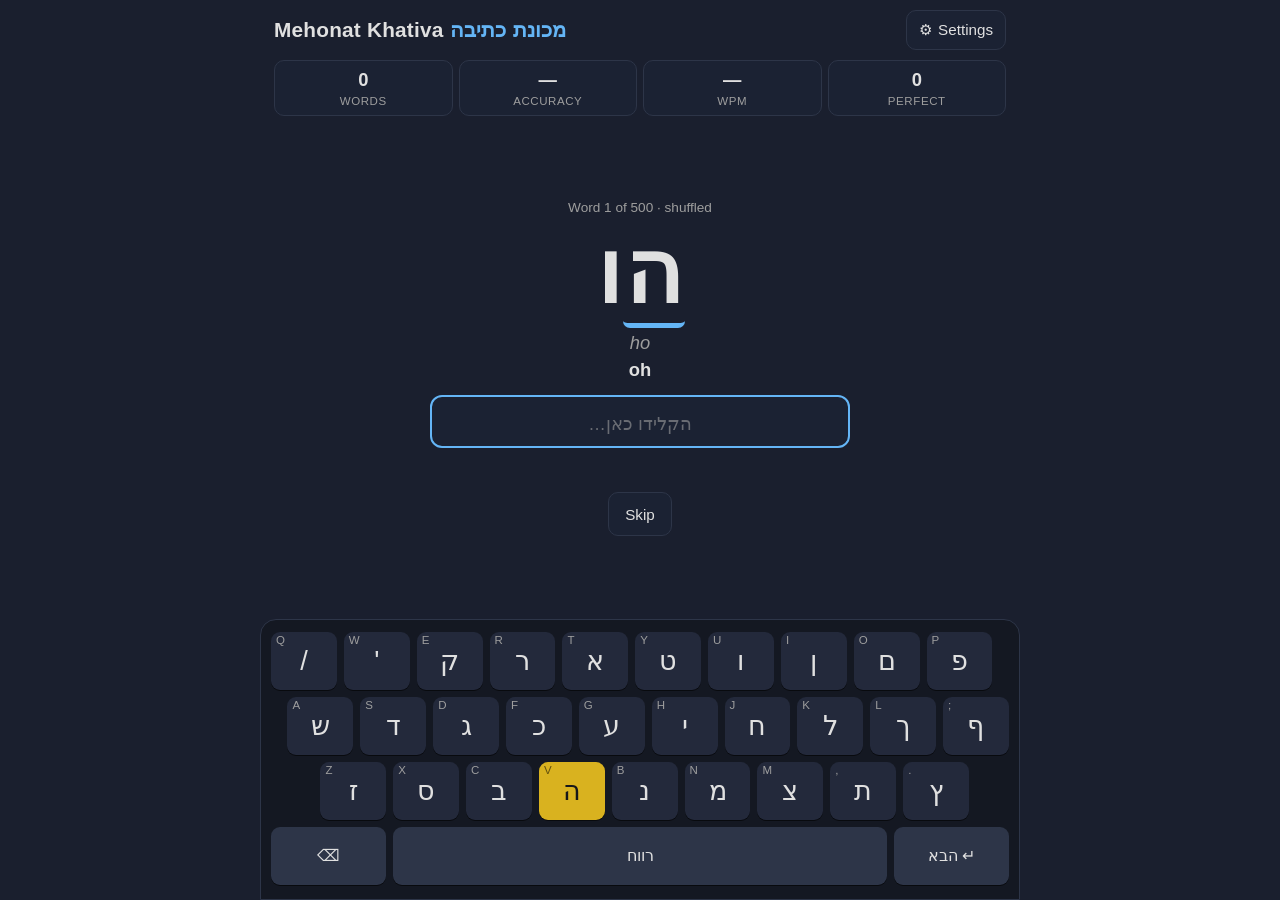
<file: index.html>
<!doctype html>
<html lang="en">
<head>
  <meta charset="utf-8">
  <meta name="viewport" content="width=device-width, initial-scale=1, viewport-fit=cover">
  <title>Mehonat Khativa (מכונת כתיבה) — learn to type common Hebrew words</title>
  <meta name="description" content="Free, no-login typing trainer for common Hebrew words with an on-screen Israeli-layout keyboard. Works on phones and desktops.">
  <meta name="color-scheme" content="dark">
  <meta name="theme-color" content="#1a1f2e">
  <link rel="icon" href="data:image/svg+xml,%3Csvg xmlns='http://www.w3.org/2000/svg' viewBox='0 0 64 64'%3E%3Crect width='64' height='64' rx='14' fill='%2364b5f6'/%3E%3Ctext x='32' y='46' font-size='40' text-anchor='middle' fill='%231a1f2e' font-family='Arial'%3E%D7%90%3C/text%3E%3C/svg%3E">
  <link rel="stylesheet" href="css/style.css">
  <script src="js/app.js" defer></script>
</head>
<body>
  <div class="app">
    <header class="topbar">
      <h1 class="brand">Mehonat Khativa <span class="brand-he" lang="he" dir="rtl">מכונת כתיבה</span></h1>
      <details class="settings" id="settings">
        <summary aria-label="Settings">⚙︎ <span class="summary-text">Settings</span></summary>
        <div class="settings-panel">
          <label class="row check">
            <input type="checkbox" id="optKeyboard">
            <span>Show on-screen Hebrew keyboard<small>Turn off to use your device's own Hebrew keyboard</small></span>
          </label>
          <label class="row check">
            <input type="checkbox" id="optHints">
            <span>Highlight the next key</span>
          </label>
          <label class="row check">
            <input type="checkbox" id="optLabels">
            <span>Show English (QWERTY) key labels</span>
          </label>
          <label class="row check">
            <input type="checkbox" id="optMap">
            <span>Treat English-layout keystrokes as Hebrew<small>Physical keyboard without Hebrew enabled? Press the key where the letter lives (e.g. T&nbsp;→&nbsp;א).</small></span>
          </label>
          <div class="row buttons">
            <button type="button" id="resetProgress" class="btn">Restart word list</button>
            <button type="button" id="resetStats" class="btn danger">Reset stats</button>
          </div>
          <p class="fineprint">No accounts, no cookies, no tracking. Progress is saved only in this browser (localStorage).</p>
          <p class="fineprint">Vocabulary from <a href="https://openhebrew.net/en/learn/frequency" target="_blank" rel="noopener">openhebrew.net</a> &mdash; visit for more Hebrew practice.</p>
        </div>
      </details>
    </header>

    <section class="stats" aria-label="Session stats">
      <div class="stat"><span class="stat-val" id="statWords">0</span><span class="stat-label">words</span></div>
      <div class="stat"><span class="stat-val" id="statAcc">—</span><span class="stat-label">accuracy</span></div>
      <div class="stat"><span class="stat-val" id="statWpm">—</span><span class="stat-label">WPM</span></div>
      <div class="stat"><span class="stat-val" id="statPerfect">0</span><span class="stat-label">perfect</span></div>
    </section>

    <main class="practice">
      <p class="progress" id="progress" aria-live="off">Loading…</p>
      <div class="target" id="target" dir="rtl" lang="he"></div>
      <p class="translit" id="translit"></p>
      <p class="meaning" id="meaning"></p>

      <label class="visually-hidden" for="typeInput">Type the Hebrew word</label>
      <input id="typeInput" class="type-input" type="text" dir="rtl" lang="he"
             autocomplete="off" autocorrect="off" autocapitalize="off" spellcheck="false"
             enterkeyhint="next" placeholder="הקלידו כאן…">

      <div class="result" id="result" role="status" aria-live="polite"></div>

      <div class="actions">
        <button type="button" class="btn" id="skipBtn">Skip</button>
        <button type="button" class="btn" id="retryBtn" hidden>Try again</button>
        <button type="button" class="btn primary" id="nextBtn" hidden>Next →</button>
      </div>
    </main>

    <section class="keyboard" id="keyboard" dir="ltr" aria-label="On-screen Hebrew keyboard (standard Israeli layout)"></section>
  </div>
  <noscript><p class="noscript">This typing trainer needs JavaScript enabled.</p></noscript>
</body>
</html>
</file>
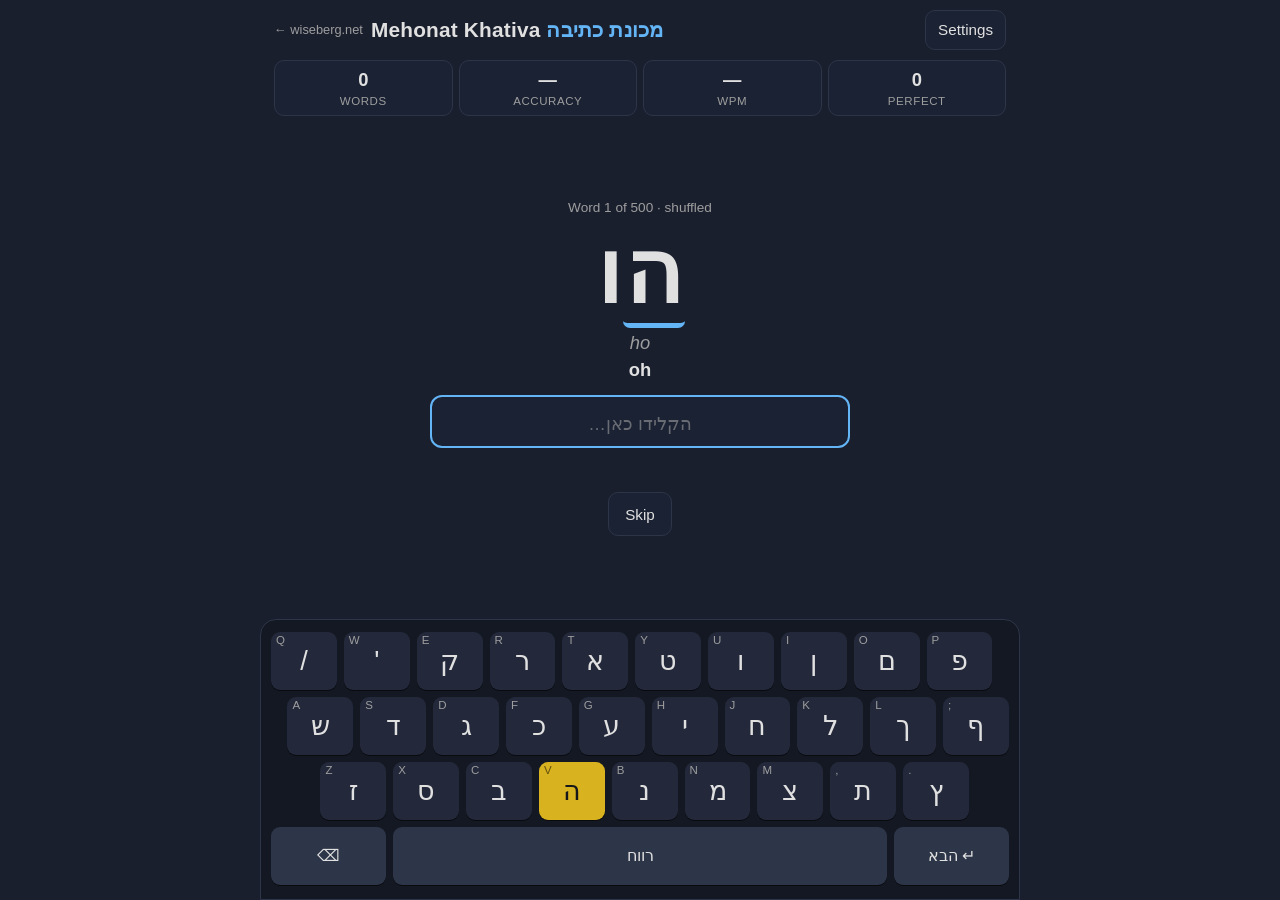
<file: site/index.html>
<!doctype html>
<html lang="en">
<head>
  <meta charset="utf-8">
  <meta name="viewport" content="width=device-width, initial-scale=1, viewport-fit=cover">
  <title>Mehonat Khativa (מכונת כתיבה) — learn to type common Hebrew words</title>
  <meta name="description" content="Free, no-login typing trainer for common Hebrew words with an on-screen Israeli-layout keyboard. Works on phones and desktops.">
  <meta name="color-scheme" content="dark">
  <meta name="theme-color" content="#1a1f2e">
  <link rel="icon" href="data:image/svg+xml,%3Csvg xmlns='http://www.w3.org/2000/svg' viewBox='0 0 64 64'%3E%3Crect width='64' height='64' rx='14' fill='%2364b5f6'/%3E%3Ctext x='32' y='46' font-size='40' text-anchor='middle' fill='%231a1f2e' font-family='Arial'%3E%D7%90%3C/text%3E%3C/svg%3E">
  <link rel="stylesheet" href="css/style.css">
  <script src="js/app.js" defer></script>
</head>
<body>
  <div class="app">
    <header class="topbar">
      <a class="back-link" href="https://wiseberg.net/">&larr; wiseberg.net</a>
      <h1 class="brand">Mehonat Khativa <span class="brand-he" lang="he" dir="rtl">מכונת כתיבה</span></h1>
      <details class="settings" id="settings">
        <summary aria-label="Settings"><span class="summary-text">Settings</span></summary>
        <div class="settings-panel">
          <label class="row check">
            <input type="checkbox" id="optKeyboard">
            <span>Show on-screen Hebrew keyboard<small>Turn off to use your device's own Hebrew keyboard</small></span>
          </label>
          <label class="row check">
            <input type="checkbox" id="optHints">
            <span>Highlight the next key</span>
          </label>
          <label class="row check">
            <input type="checkbox" id="optLabels">
            <span>Show English (QWERTY) key labels</span>
          </label>
          <label class="row check">
            <input type="checkbox" id="optMap">
            <span>Treat English-layout keystrokes as Hebrew<small>Physical keyboard without Hebrew enabled? Press the key where the letter lives (e.g. T&nbsp;→&nbsp;א).</small></span>
          </label>
          <div class="row buttons">
            <button type="button" id="resetProgress" class="btn">Restart word list</button>
            <button type="button" id="resetStats" class="btn danger">Reset stats</button>
          </div>
          <p class="fineprint">No accounts, no cookies, no tracking. Progress is saved only in this browser (localStorage).</p>
          <p class="fineprint">Vocabulary from <a href="https://openhebrew.net/en/learn/frequency" target="_blank" rel="noopener">openhebrew.net</a> &mdash; visit for more Hebrew practice.</p>
        </div>
      </details>
    </header>

    <section class="stats" aria-label="Session stats">
      <div class="stat"><span class="stat-val" id="statWords">0</span><span class="stat-label">words</span></div>
      <div class="stat"><span class="stat-val" id="statAcc">—</span><span class="stat-label">accuracy</span></div>
      <div class="stat"><span class="stat-val" id="statWpm">—</span><span class="stat-label">WPM</span></div>
      <div class="stat"><span class="stat-val" id="statPerfect">0</span><span class="stat-label">perfect</span></div>
    </section>

    <main class="practice">
      <p class="progress" id="progress" aria-live="off">Loading…</p>
      <div class="target" id="target" dir="rtl" lang="he"></div>
      <p class="translit" id="translit"></p>
      <p class="meaning" id="meaning"></p>

      <label class="visually-hidden" for="typeInput">Type the Hebrew word</label>
      <input id="typeInput" class="type-input" type="text" dir="rtl" lang="he"
             autocomplete="off" autocorrect="off" autocapitalize="off" spellcheck="false"
             enterkeyhint="next" placeholder="הקלידו כאן…">

      <div class="result" id="result" role="status" aria-live="polite"></div>

      <div class="actions">
        <button type="button" class="btn" id="skipBtn">Skip</button>
        <button type="button" class="btn" id="retryBtn" hidden>Try again</button>
        <button type="button" class="btn primary" id="nextBtn" hidden>Next →</button>
      </div>
    </main>

    <section class="keyboard" id="keyboard" dir="ltr" aria-label="On-screen Hebrew keyboard (standard Israeli layout)"></section>
  </div>
  <noscript><p class="noscript">This typing trainer needs JavaScript enabled.</p></noscript>
</body>
</html>
</file>
<file: css/style.css>
/* Mehonat Khativa — mobile-first, no external assets.
   Colors/fonts matched to wiseberg.net for a consistent look. */

:root {
  --bg: #1a1f2e;
  --fg: #e0e0e0;
  --muted: #9e9e9e;
  --card: #1b2233;
  --border: #2d3548;
  --accent: #64b5f6;
  --accent-fg: #0d1022;
  --ok: #4fd27a;
  --ok-bg: #173622;
  --bad: #ff6b74;
  --bad-bg: #3d1a1e;
  --hint: #d9b21f;
  --hint-fg: #16171a;
  --key: #23293b;
  --key-fg: #e0e0e0;
  --key-mod: #2d3548;
  --key-shadow: 0 1px 0 rgba(0, 0, 0, 0.6);
  --kb-bg: #141822;

  --font-ui: -apple-system, BlinkMacSystemFont, "Segoe UI", Roboto, "Helvetica Neue", Arial, sans-serif;
  --font-he: -apple-system, BlinkMacSystemFont, "Segoe UI", Roboto, "Helvetica Neue", Arial, sans-serif;

  --gap: 5px;
}

*,
*::before,
*::after { box-sizing: border-box; }

html { -webkit-text-size-adjust: 100%; text-size-adjust: 100%; }

html, body { margin: 0; }

body {
  background: var(--bg);
  color: var(--fg);
  font-family: var(--font-ui);
  font-size: 16px;
  line-height: 1.4;
  overflow-x: hidden;
}

[hidden] { display: none !important; }

[lang="he"] { font-family: var(--font-he); }

.visually-hidden {
  position: absolute !important;
  width: 1px; height: 1px;
  overflow: hidden; clip: rect(0 0 0 0);
  white-space: nowrap;
}

.app {
  max-width: 760px;
  margin: 0 auto;
  min-height: 100vh;
  min-height: 100dvh;
  display: flex;
  flex-direction: column;
  padding-left: env(safe-area-inset-left);
  padding-right: env(safe-area-inset-right);
}

/* ---------- Top bar & settings ---------- */

.topbar {
  position: relative;
  display: flex;
  align-items: center;
  justify-content: space-between;
  gap: 8px;
  padding: calc(10px + env(safe-area-inset-top)) 14px 6px;
}

.brand { font-size: 1.1rem; margin: 0; font-weight: 700; letter-spacing: 0.01em; }
.brand-he { color: var(--accent); margin-inline-start: 4px; }

.settings > summary {
  list-style: none;
  cursor: pointer;
  user-select: none;
  padding: 8px 12px;
  border-radius: 10px;
  border: 1px solid var(--border);
  background: var(--card);
  font-size: 0.95rem;
  min-height: 40px;
  display: flex;
  align-items: center;
  gap: 6px;
}
.settings > summary::-webkit-details-marker { display: none; }
.settings[open] > summary { border-color: var(--accent); }

.settings-panel {
  position: absolute;
  z-index: 10;
  top: calc(100% + 2px);
  left: 10px;
  right: 10px;
  background: var(--card);
  border: 1px solid var(--border);
  border-radius: 14px;
  padding: 14px;
  box-shadow: 0 12px 30px rgba(0, 0, 0, 0.18);
  display: grid;
  gap: 12px;
}

.settings-panel .row { display: flex; align-items: center; justify-content: space-between; gap: 12px; }
.settings-panel .row.check { justify-content: flex-start; align-items: flex-start; cursor: pointer; }
.settings-panel .row.check input { width: 22px; height: 22px; margin: 1px 0 0; flex: none; accent-color: var(--accent); }
.settings-panel small { display: block; color: var(--muted); font-size: 0.82rem; }
.settings-panel select {
  font: inherit;
  padding: 8px;
  border-radius: 8px;
  border: 1px solid var(--border);
  background: var(--bg);
  color: var(--fg);
  max-width: 60%;
}
.settings-panel .buttons { justify-content: flex-start; flex-wrap: wrap; }
.fineprint { margin: 0; font-size: 0.8rem; color: var(--muted); }

/* ---------- Stats ---------- */

.stats {
  display: grid;
  grid-template-columns: repeat(4, 1fr);
  gap: 6px;
  padding: 4px 14px;
}
.stat {
  background: var(--card);
  border: 1px solid var(--border);
  border-radius: 10px;
  padding: 6px 4px;
  text-align: center;
  display: flex;
  flex-direction: column;
}
.stat-val { font-size: 1.15rem; font-weight: 700; font-variant-numeric: tabular-nums; }
.stat-label { font-size: 0.72rem; color: var(--muted); text-transform: uppercase; letter-spacing: 0.05em; }

/* ---------- Practice area ---------- */

.practice {
  flex: 1;
  display: flex;
  flex-direction: column;
  align-items: center;
  justify-content: center;
  padding: 8px 16px 12px;
  text-align: center;
  min-height: 0;
}

.progress { margin: 0 0 4px; color: var(--muted); font-size: 0.85rem; }

.target {
  font-family: var(--font-he);
  font-size: clamp(3rem, 15vw, 5.5rem);
  font-weight: 700;
  line-height: 1.15;
  min-height: 1.15em;
  direction: rtl;
  unicode-bidi: isolate;
  word-break: keep-all;
  overflow-wrap: anywhere;
}
.target .ch {
  display: inline-block;
  padding: 0 0.02em;
  border-bottom: 0.06em solid transparent;
  transition: color 80ms, background-color 80ms;
  border-radius: 0.08em;
}
.target .ch.ok { color: var(--ok); }
.target .ch.bad {
  color: var(--bad);
  background: var(--bad-bg);
  text-decoration: underline wavy var(--bad);
  text-decoration-thickness: 0.04em;
  text-underline-offset: 0.18em;
}
.target .ch.cur { border-bottom-color: var(--accent); }
.target.done-perfect .ch { color: var(--ok); }

.translit { margin: 2px 0 0; font-size: 1.15rem; color: var(--muted); font-style: italic; }
.meaning { margin: 2px 0 12px; font-size: 1.15rem; font-weight: 600; }

.type-input {
  width: 100%;
  max-width: 420px;
  font-family: var(--font-he);
  font-size: 1.6rem; /* >= 16px prevents iOS zoom-on-focus */
  text-align: center;
  direction: rtl;
  padding: 10px 14px;
  border-radius: 12px;
  border: 2px solid var(--border);
  background: var(--card);
  color: var(--fg);
  outline: none;
}
.type-input:focus { border-color: var(--accent); }
.type-input::placeholder { color: var(--muted); opacity: 0.6; font-size: 1.1rem; }

.result {
  min-height: 1.6em;
  margin-top: 10px;
  font-size: 1.1rem;
  font-weight: 700;
}
.result.great { color: var(--ok); }
.result.retry { color: var(--bad); }
.result.info { color: var(--accent); }

.actions { display: flex; gap: 8px; justify-content: center; flex-wrap: wrap; margin-top: 6px; }

.btn {
  font: inherit;
  font-size: 0.95rem;
  min-height: 44px;
  padding: 8px 16px;
  border-radius: 10px;
  border: 1px solid var(--border);
  background: var(--card);
  color: var(--fg);
  cursor: pointer;
  touch-action: manipulation;
}
.btn.primary { background: var(--accent); border-color: var(--accent); color: var(--accent-fg); font-weight: 700; }
.btn.danger { color: var(--bad); }
.btn:focus-visible, .key:focus-visible, .settings > summary:focus-visible {
  outline: 3px solid var(--accent);
  outline-offset: 2px;
}

/* ---------- Virtual keyboard ---------- */
/* The rows mirror a physical keyboard (left-to-right key positions),
   so the container is dir="ltr"; the letters on the keys are Hebrew. */

.keyboard {
  --kw: calc((100% - 9 * var(--gap)) / 10.25); /* one key width; % = row width */
  background: var(--kb-bg);
  padding: 8px 4px calc(8px + env(safe-area-inset-bottom));
  border-top: 1px solid var(--border);
  user-select: none;
  -webkit-user-select: none;
  -webkit-touch-callout: none;
  touch-action: manipulation;
}

.kb-row { display: flex; gap: var(--gap); margin-bottom: var(--gap); }
.kb-row:last-child { margin-bottom: 0; }

.key {
  position: relative;
  flex: 0 0 var(--kw);
  width: var(--kw);
  min-width: 0;
  height: 50px;
  padding: 0;
  border: 0;
  border-radius: 7px;
  background: var(--key);
  color: var(--key-fg);
  box-shadow: var(--key-shadow);
  font-family: var(--font-he);
  font-size: 1.45rem;
  line-height: 1;
  cursor: pointer;
  touch-action: manipulation;
  -webkit-tap-highlight-color: transparent;
  transition: background-color 90ms, transform 60ms;
}
.key .heb { pointer-events: none; }
.key .lat {
  position: absolute;
  top: 3px;
  left: 5px;
  font-family: var(--font-ui);
  font-size: 0.62rem;
  color: var(--muted);
  text-transform: uppercase;
  pointer-events: none;
}
.no-labels .key .lat { display: none; }

/* Physical stagger: A row is offset 1/4 key from Q row, Z row 3/4 key. */
.kb-row.r1 .key:first-child { margin-left: calc(var(--kw) * 0.25); }
.kb-row.r2 .key:first-child { margin-left: calc(var(--kw) * 0.75); }

.key.mod { background: var(--key-mod); font-family: var(--font-ui); font-size: 1rem; }
.key.back { flex: 0 0 calc(var(--kw) * 1.75); }
.key.space { flex: 1 1 auto; width: auto; }
.key.enter { flex: 0 0 calc(var(--kw) * 1.75); }

.key.hint { background: var(--hint); color: var(--hint-fg); }
.key.hint .lat { color: rgba(0, 0, 0, 0.55); }
.key.pressed { transform: translateY(1px) scale(0.96); filter: brightness(0.88); }

@media (hover: hover) {
  .key:hover { filter: brightness(0.96); }
}

/* Small phones: a touch more compact so everything fits without scrolling. */
@media (max-height: 640px) {
  .key { height: 44px; }
  .target { font-size: clamp(2.6rem, 13vw, 4.5rem); }
  .meaning { margin-bottom: 8px; }
}

/* Tablet / desktop */
@media (min-width: 600px) {
  :root { --gap: 7px; }
  .brand { font-size: 1.3rem; }
  .key { height: 58px; font-size: 1.7rem; border-radius: 9px; }
  .key .lat { font-size: 0.72rem; }
  .keyboard { border: 1px solid var(--border); border-radius: 16px 16px 0 0; padding: 12px 10px 14px; }
  .settings-panel { left: auto; width: 380px; right: 14px; }
}

@media (prefers-reduced-motion: reduce) {
  * { transition: none !important; }
}

.noscript { padding: 20px; text-align: center; }
</file>
<file: site/css/style.css>
/* Mehonat Khativa — mobile-first, no external assets.
   Colors/fonts matched to wiseberg.net for a consistent look. */

:root {
  --bg: #1a1f2e;
  --fg: #e0e0e0;
  --muted: #9e9e9e;
  --card: #1b2233;
  --border: #2d3548;
  --accent: #64b5f6;
  --accent-fg: #0d1022;
  --ok: #4fd27a;
  --ok-bg: #173622;
  --bad: #ff6b74;
  --bad-bg: #3d1a1e;
  --hint: #d9b21f;
  --hint-fg: #16171a;
  --key: #23293b;
  --key-fg: #e0e0e0;
  --key-mod: #2d3548;
  --key-shadow: 0 1px 0 rgba(0, 0, 0, 0.6);
  --kb-bg: #141822;

  --font-ui: -apple-system, BlinkMacSystemFont, "Segoe UI", Roboto, "Helvetica Neue", Arial, sans-serif;
  --font-he: -apple-system, BlinkMacSystemFont, "Segoe UI", Roboto, "Helvetica Neue", Arial, sans-serif;

  --gap: 5px;
}

*,
*::before,
*::after { box-sizing: border-box; }

html { -webkit-text-size-adjust: 100%; text-size-adjust: 100%; }

html, body { margin: 0; }

body {
  background: var(--bg);
  color: var(--fg);
  font-family: var(--font-ui);
  font-size: 16px;
  line-height: 1.4;
  overflow-x: hidden;
}

[hidden] { display: none !important; }

[lang="he"] { font-family: var(--font-he); }

.visually-hidden {
  position: absolute !important;
  width: 1px; height: 1px;
  overflow: hidden; clip: rect(0 0 0 0);
  white-space: nowrap;
}

.app {
  max-width: 760px;
  margin: 0 auto;
  min-height: 100vh;
  min-height: 100dvh;
  display: flex;
  flex-direction: column;
  padding-left: env(safe-area-inset-left);
  padding-right: env(safe-area-inset-right);
}

/* ---------- Top bar & settings ---------- */

.topbar {
  position: relative;
  display: flex;
  flex-wrap: wrap;
  align-items: center;
  justify-content: space-between;
  gap: 4px 8px;
  padding: calc(10px + env(safe-area-inset-top)) 14px 6px;
}

.back-link {
  order: -1;
  flex: 0 0 auto;
  color: var(--muted);
  font-size: 0.8rem;
  text-decoration: none;
  white-space: nowrap;
}
.back-link:hover { color: var(--accent); text-decoration: underline; }

.brand { font-size: 1.1rem; margin: 0; font-weight: 700; letter-spacing: 0.01em; flex: 1 1 auto; min-width: 0; }
.brand-he { color: var(--accent); margin-inline-start: 4px; }

.settings > summary {
  list-style: none;
  cursor: pointer;
  user-select: none;
  padding: 8px 12px;
  border-radius: 10px;
  border: 1px solid var(--border);
  background: var(--card);
  font-size: 0.95rem;
  min-height: 40px;
  display: flex;
  align-items: center;
  gap: 6px;
}
.settings > summary::-webkit-details-marker { display: none; }
.settings[open] > summary { border-color: var(--accent); }

.settings-panel {
  position: absolute;
  z-index: 10;
  top: calc(100% + 2px);
  left: 10px;
  right: 10px;
  background: var(--card);
  border: 1px solid var(--border);
  border-radius: 14px;
  padding: 14px;
  box-shadow: 0 12px 30px rgba(0, 0, 0, 0.18);
  display: grid;
  gap: 12px;
}

.settings-panel .row { display: flex; align-items: center; justify-content: space-between; gap: 12px; }
.settings-panel .row.check { justify-content: flex-start; align-items: flex-start; cursor: pointer; }
.settings-panel .row.check input { width: 22px; height: 22px; margin: 1px 0 0; flex: none; accent-color: var(--accent); }
.settings-panel small { display: block; color: var(--muted); font-size: 0.82rem; }
.settings-panel select {
  font: inherit;
  padding: 8px;
  border-radius: 8px;
  border: 1px solid var(--border);
  background: var(--bg);
  color: var(--fg);
  max-width: 60%;
}
.settings-panel .buttons { justify-content: flex-start; flex-wrap: wrap; }
.fineprint { margin: 0; font-size: 0.8rem; color: var(--muted); }

/* ---------- Stats ---------- */

.stats {
  display: grid;
  grid-template-columns: repeat(4, 1fr);
  gap: 6px;
  padding: 4px 14px;
}
.stat {
  background: var(--card);
  border: 1px solid var(--border);
  border-radius: 10px;
  padding: 6px 4px;
  text-align: center;
  display: flex;
  flex-direction: column;
}
.stat-val { font-size: 1.15rem; font-weight: 700; font-variant-numeric: tabular-nums; }
.stat-label { font-size: 0.72rem; color: var(--muted); text-transform: uppercase; letter-spacing: 0.05em; }

/* ---------- Practice area ---------- */

.practice {
  flex: 1;
  display: flex;
  flex-direction: column;
  align-items: center;
  justify-content: center;
  padding: 8px 16px 12px;
  text-align: center;
  min-height: 0;
}

.progress { margin: 0 0 4px; color: var(--muted); font-size: 0.85rem; }

.target {
  font-family: var(--font-he);
  font-size: clamp(3rem, 15vw, 5.5rem);
  font-weight: 700;
  line-height: 1.15;
  min-height: 1.15em;
  direction: rtl;
  unicode-bidi: isolate;
  word-break: keep-all;
  overflow-wrap: anywhere;
}
.target .ch {
  display: inline-block;
  padding: 0 0.02em;
  border-bottom: 0.06em solid transparent;
  transition: color 80ms, background-color 80ms;
  border-radius: 0.08em;
}
.target .ch.ok { color: var(--ok); }
.target .ch.bad {
  color: var(--bad);
  background: var(--bad-bg);
  text-decoration: underline wavy var(--bad);
  text-decoration-thickness: 0.04em;
  text-underline-offset: 0.18em;
}
.target .ch.cur { border-bottom-color: var(--accent); }
.target.done-perfect .ch { color: var(--ok); }

.translit { margin: 2px 0 0; font-size: 1.15rem; color: var(--muted); font-style: italic; }
.meaning { margin: 2px 0 12px; font-size: 1.15rem; font-weight: 600; }

.type-input {
  width: 100%;
  max-width: 420px;
  font-family: var(--font-he);
  font-size: 1.6rem; /* >= 16px prevents iOS zoom-on-focus */
  text-align: center;
  direction: rtl;
  padding: 10px 14px;
  border-radius: 12px;
  border: 2px solid var(--border);
  background: var(--card);
  color: var(--fg);
  outline: none;
}
.type-input:focus { border-color: var(--accent); }
.type-input::placeholder { color: var(--muted); opacity: 0.6; font-size: 1.1rem; }

.result {
  min-height: 1.6em;
  margin-top: 10px;
  font-size: 1.1rem;
  font-weight: 700;
}
.result.great { color: var(--ok); }
.result.retry { color: var(--bad); }
.result.info { color: var(--accent); }

.actions { display: flex; gap: 8px; justify-content: center; flex-wrap: wrap; margin-top: 6px; }

.btn {
  font: inherit;
  font-size: 0.95rem;
  min-height: 44px;
  padding: 8px 16px;
  border-radius: 10px;
  border: 1px solid var(--border);
  background: var(--card);
  color: var(--fg);
  cursor: pointer;
  touch-action: manipulation;
}
.btn.primary { background: var(--accent); border-color: var(--accent); color: var(--accent-fg); font-weight: 700; }
.btn.danger { color: var(--bad); }
.btn:focus-visible, .key:focus-visible, .settings > summary:focus-visible {
  outline: 3px solid var(--accent);
  outline-offset: 2px;
}

/* ---------- Virtual keyboard ---------- */
/* The rows mirror a physical keyboard (left-to-right key positions),
   so the container is dir="ltr"; the letters on the keys are Hebrew. */

.keyboard {
  --kw: calc((100% - 9 * var(--gap)) / 10.25); /* one key width; % = row width */
  background: var(--kb-bg);
  padding: 8px 4px calc(8px + env(safe-area-inset-bottom));
  border-top: 1px solid var(--border);
  user-select: none;
  -webkit-user-select: none;
  -webkit-touch-callout: none;
  touch-action: manipulation;
}

.kb-row { display: flex; gap: var(--gap); margin-bottom: var(--gap); }
.kb-row:last-child { margin-bottom: 0; }

.key {
  position: relative;
  flex: 0 0 var(--kw);
  width: var(--kw);
  min-width: 0;
  height: 50px;
  padding: 0;
  border: 0;
  border-radius: 7px;
  background: var(--key);
  color: var(--key-fg);
  box-shadow: var(--key-shadow);
  font-family: var(--font-he);
  font-size: 1.45rem;
  line-height: 1;
  cursor: pointer;
  touch-action: manipulation;
  -webkit-tap-highlight-color: transparent;
  transition: background-color 90ms, transform 60ms;
}
.key .heb { pointer-events: none; }
.key .lat {
  position: absolute;
  top: 3px;
  left: 5px;
  font-family: var(--font-ui);
  font-size: 0.62rem;
  color: var(--muted);
  text-transform: uppercase;
  pointer-events: none;
}
.no-labels .key .lat { display: none; }

/* Physical stagger: A row is offset 1/4 key from Q row, Z row 3/4 key. */
.kb-row.r1 .key:first-child { margin-left: calc(var(--kw) * 0.25); }
.kb-row.r2 .key:first-child { margin-left: calc(var(--kw) * 0.75); }

.key.mod { background: var(--key-mod); font-family: var(--font-ui); font-size: 1rem; }
.key.back { flex: 0 0 calc(var(--kw) * 1.75); }
.key.space { flex: 1 1 auto; width: auto; }
.key.enter { flex: 0 0 calc(var(--kw) * 1.75); }

.key.hint { background: var(--hint); color: var(--hint-fg); }
.key.hint .lat { color: rgba(0, 0, 0, 0.55); }
.key.pressed { transform: translateY(1px) scale(0.96); filter: brightness(0.88); }

@media (hover: hover) {
  .key:hover { filter: brightness(0.96); }
}

/* Small phones: a touch more compact so everything fits without scrolling. */
@media (max-height: 640px) {
  .key { height: 44px; }
  .target { font-size: clamp(2.6rem, 13vw, 4.5rem); }
  .meaning { margin-bottom: 8px; }
}

/* Tablet / desktop */
@media (min-width: 600px) {
  :root { --gap: 7px; }
  .brand { font-size: 1.3rem; }
  .key { height: 58px; font-size: 1.7rem; border-radius: 9px; }
  .key .lat { font-size: 0.72rem; }
  .keyboard { border: 1px solid var(--border); border-radius: 16px 16px 0 0; padding: 12px 10px 14px; }
  .settings-panel { left: auto; width: 380px; right: 14px; }
}

@media (prefers-reduced-motion: reduce) {
  * { transition: none !important; }
}

.noscript { padding: 20px; text-align: center; }
</file>
